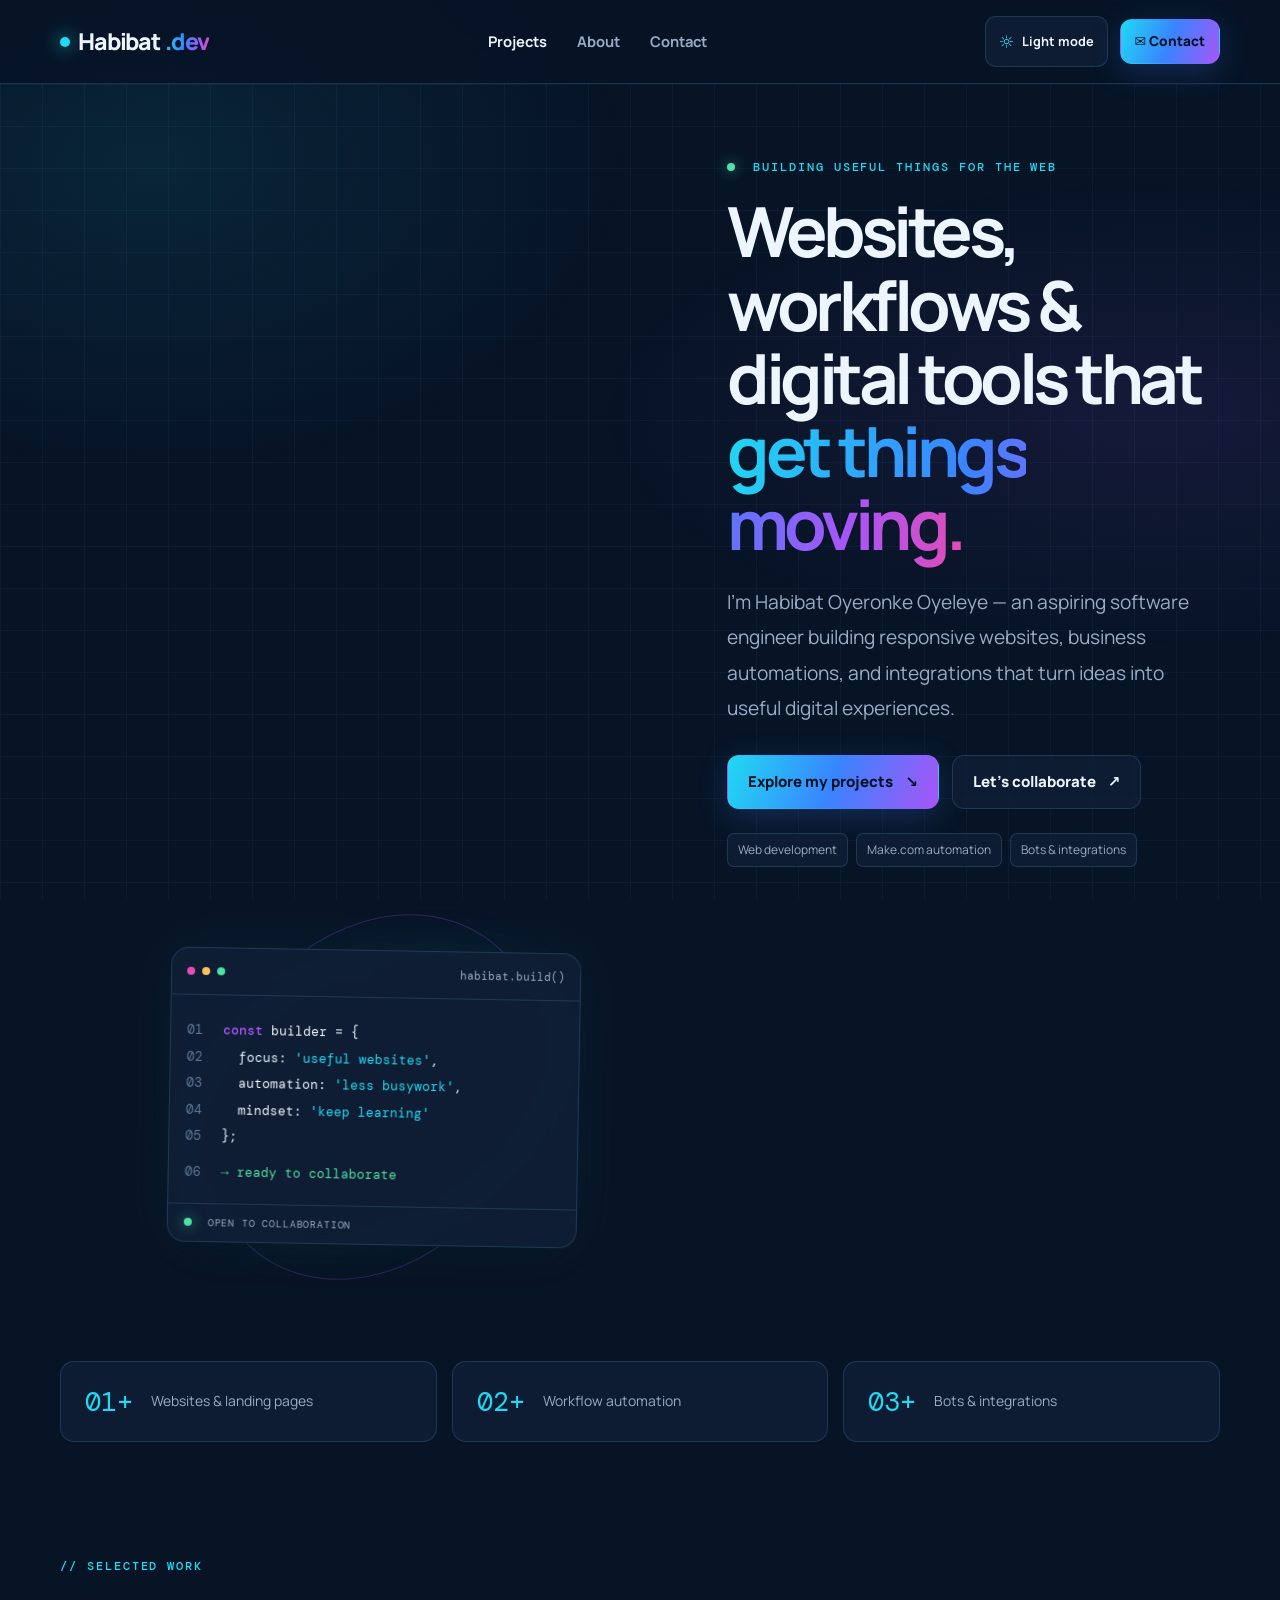
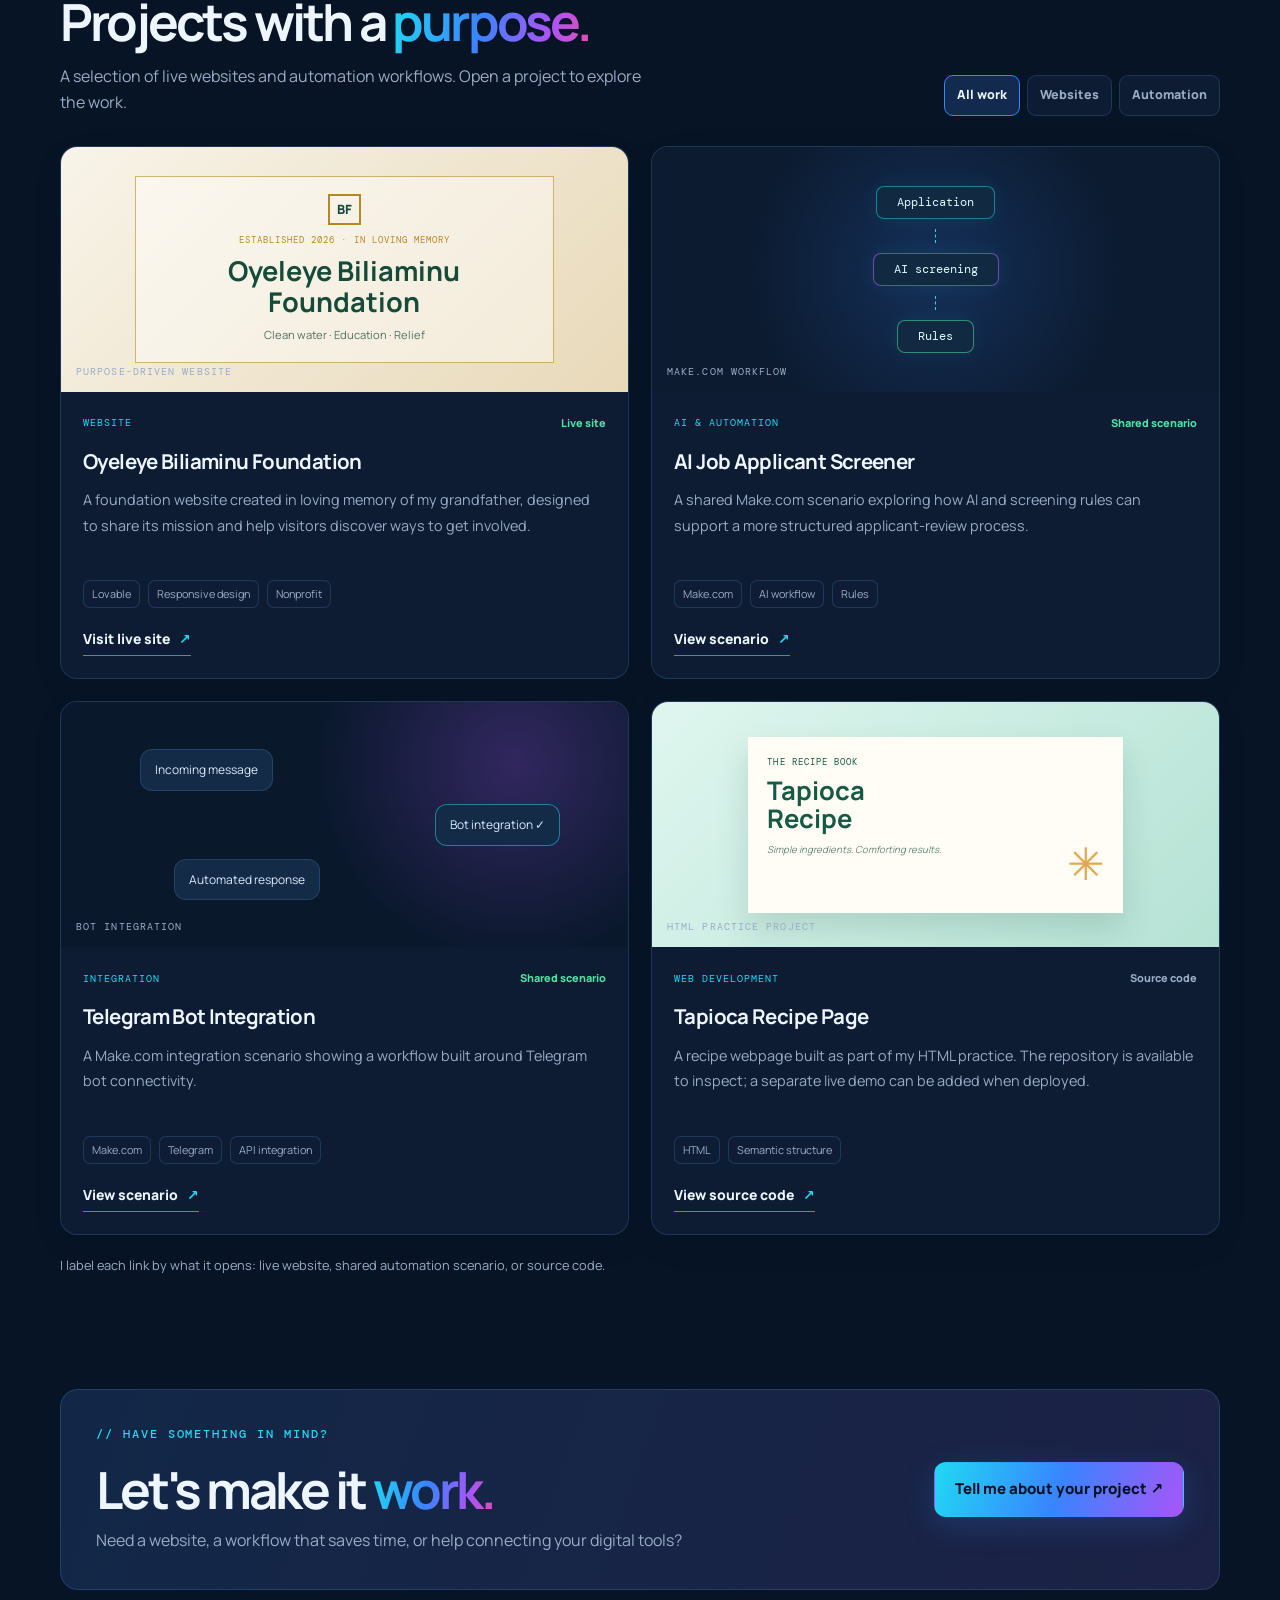
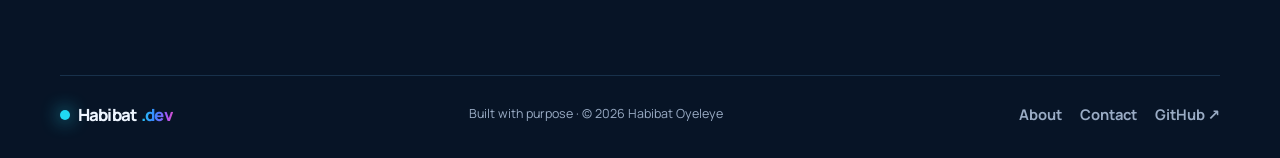
<file: index.html>
<!doctype html>
<html lang="en" data-theme="dark">
<head>
  <meta charset="utf-8">
  <meta name="viewport" content="width=device-width, initial-scale=1">
  <meta name="description" content="Habibat Oyeronke Oyeleye builds websites, workflow automations, and practical digital integrations. Explore live projects and get in touch to collaborate.">
  <meta name="theme-color" content="#071426">
  <title>Habibat Oyeleye | Websites & Automation</title>
  <link rel="stylesheet" href="style.css">
  <script src="script.js" defer></script>
</head>
<body>
  <header class="site-header">
    <a class="brand" href="index.html" aria-label="Habibat Oyeleye home"><span class="brand-dot"></span>Habibat<span class="gradient-text">.dev</span></a>
    <nav class="main-nav" id="mainNav" aria-label="Main navigation">
      <a class="active" href="index.html">Projects</a>
      <a href="about.html">About</a>
      <a href="contact.html">Contact</a>
    </nav>
    <div class="header-actions">
      <button class="theme-toggle" type="button" data-theme-toggle aria-label="Switch color theme"><span class="theme-icon">☼</span><span class="theme-label">Light mode</span></button>
      <a class="button button-small button-primary header-contact" href="contact.html">✉ Contact</a>
      <button class="menu-toggle" type="button" aria-label="Toggle navigation" aria-expanded="false" aria-controls="mainNav">☰</button>
    </div>
  </header>

  <main>
    <section class="hero section-wrap">
      <div class="hero-grid" aria-hidden="true"></div>
      <div class="hero-copy">
        <p class="eyebrow"><span class="status-dot"></span> Building useful things for the web</p>
        <h1>Websites, workflows &amp; digital tools that <span class="gradient-text">get things moving.</span></h1>
        <p class="hero-lede">I'm Habibat Oyeronke Oyeleye — an aspiring software engineer building responsive websites, business automations, and integrations that turn ideas into useful digital experiences.</p>
        <div class="hero-actions">
          <a class="button button-primary" href="#projects">Explore my projects <span aria-hidden="true">↘</span></a>
          <a class="button button-outline" href="contact.html">Let's collaborate <span aria-hidden="true">↗</span></a>
        </div>
        <div class="hero-tags"><span>Web development</span><span>Make.com automation</span><span>Bots &amp; integrations</span></div>
      </div>
      <div class="hero-side" aria-label="Areas of work">
        <div class="orbit orbit-one"></div><div class="orbit orbit-two"></div>
        <div class="code-window">
          <div class="window-bar"><span></span><span></span><span></span><small>habibat.build()</small></div>
          <div class="code-lines">
            <p><i>01</i> <b>const</b> builder = {</p>
            <p><i>02</i> &nbsp; focus: <em>'useful websites'</em>,</p>
            <p><i>03</i> &nbsp; automation: <em>'less busywork'</em>,</p>
            <p><i>04</i> &nbsp; mindset: <em>'keep learning'</em></p>
            <p><i>05</i> };</p>
            <p class="code-success"><i>06</i> <span>→ ready to collaborate</span></p>
          </div>
          <div class="window-footer"><span class="status-dot"></span> OPEN TO COLLABORATION</div>
        </div>
      </div>
    </section>

    <section class="stats section-wrap" aria-label="What I build">
      <div class="stat-card"><strong>01+</strong><span>Websites &amp; landing pages</span></div>
      <div class="stat-card"><strong>02+</strong><span>Workflow automation</span></div>
      <div class="stat-card"><strong>03+</strong><span>Bots &amp; integrations</span></div>
    </section>

    <section class="section-wrap projects-section" id="projects">
      <div class="section-heading">
        <div><p class="eyebrow">// Selected work</p><h2>Projects with a <span class="gradient-text">purpose.</span></h2><p class="section-intro">A selection of live websites and automation workflows. Open a project to explore the work.</p></div>
        <div class="filters" role="group" aria-label="Filter projects">
          <button class="filter active" type="button" data-filter="all">All work</button>
          <button class="filter" type="button" data-filter="web">Websites</button>
          <button class="filter" type="button" data-filter="automation">Automation</button>
        </div>
      </div>

      <div class="project-grid">
        <article class="project-card featured" data-category="web">
          <a class="project-visual foundation-visual" href="https://heart-for-grandpa.lovable.app" target="_blank" rel="noopener noreferrer" aria-label="Open Oyeleye Biliaminu Foundation website">
            <div class="foundation-preview"><div class="foundation-mark">BF</div><small>ESTABLISHED 2026 · IN LOVING MEMORY</small><b>Oyeleye Biliaminu<br>Foundation</b><span>Clean water · Education · Relief</span></div><span class="visual-label">PURPOSE-DRIVEN WEBSITE</span>
          </a>
          <div class="project-content"><div class="card-meta"><span class="tag">WEBSITE</span><span class="live-status">Live site</span></div><h3>Oyeleye Biliaminu Foundation</h3><p>A foundation website created in loving memory of my grandfather, designed to share its mission and help visitors discover ways to get involved.</p><div class="tech-list"><span>Lovable</span><span>Responsive design</span><span>Nonprofit</span></div><a class="project-link" href="https://heart-for-grandpa.lovable.app" target="_blank" rel="noopener noreferrer">Visit live site <span>↗</span></a></div>
        </article>

        <article class="project-card" data-category="automation">
          <div class="project-visual automation-visual"><div class="workflow-node node-a">Application</div><div class="workflow-line"></div><div class="workflow-node node-b">AI screening</div><div class="workflow-line"></div><div class="workflow-node node-c">Rules</div><span class="visual-label">MAKE.COM WORKFLOW</span></div>
          <div class="project-content"><div class="card-meta"><span class="tag">AI &amp; AUTOMATION</span><span class="live-status">Shared scenario</span></div><h3>AI Job Applicant Screener</h3><p>A shared Make.com scenario exploring how AI and screening rules can support a more structured applicant-review process.</p><div class="tech-list"><span>Make.com</span><span>AI workflow</span><span>Rules</span></div><a class="project-link" href="https://us2.make.com/public/shared-scenario/t2sUI0pkeGk/job-applicant-screener-rules-ai" target="_blank" rel="noopener noreferrer">View scenario <span>↗</span></a></div>
        </article>

        <article class="project-card" data-category="automation">
          <div class="project-visual telegram-visual"><div class="chat-bubble bubble-one">Incoming message</div><div class="chat-bubble bubble-two">Bot integration ✓</div><div class="chat-bubble bubble-three">Automated response</div><span class="visual-label">BOT INTEGRATION</span></div>
          <div class="project-content"><div class="card-meta"><span class="tag">INTEGRATION</span><span class="live-status">Shared scenario</span></div><h3>Telegram Bot Integration</h3><p>A Make.com integration scenario showing a workflow built around Telegram bot connectivity.</p><div class="tech-list"><span>Make.com</span><span>Telegram</span><span>API integration</span></div><a class="project-link" href="https://us2.make.com/public/shared-scenario/3IBQCVwAaaL/integration-telegram-bot" target="_blank" rel="noopener noreferrer">View scenario <span>↗</span></a></div>
        </article>

        <article class="project-card" data-category="web">
          <a class="project-visual recipe-visual" href="https://github.com/Oyinronke/tapioca-recipe" target="_blank" rel="noopener noreferrer" aria-label="View tapioca recipe project source code">
            <div class="recipe-sheet"><span>THE RECIPE BOOK</span><b>Tapioca<br>Recipe</b><i>Simple ingredients. Comforting results.</i><div class="recipe-art">✳</div></div><span class="visual-label">HTML PRACTICE PROJECT</span>
          </a>
          <div class="project-content"><div class="card-meta"><span class="tag">WEB DEVELOPMENT</span><span class="live-status status-source">Source code</span></div><h3>Tapioca Recipe Page</h3><p>A recipe webpage built as part of my HTML practice. The repository is available to inspect; a separate live demo can be added when deployed.</p><div class="tech-list"><span>HTML</span><span>Semantic structure</span></div><a class="project-link" href="https://github.com/Oyinronke/tapioca-recipe" target="_blank" rel="noopener noreferrer">View source code <span>↗</span></a></div>
        </article>
      </div>
      <p class="portfolio-note">I label each link by what it opens: live website, shared automation scenario, or source code.</p>
    </section>

    <section class="cta-band section-wrap">
      <div><p class="eyebrow">// Have something in mind?</p><h2>Let's make it <span class="gradient-text">work.</span></h2><p>Need a website, a workflow that saves time, or help connecting your digital tools?</p></div>
      <a class="button button-primary" href="contact.html">Tell me about your project ↗</a>
    </section>
  </main>
  <footer class="site-footer section-wrap"><a class="brand" href="index.html"><span class="brand-dot"></span>Habibat<span class="gradient-text">.dev</span></a><span>Built with purpose · © <span data-year></span> Habibat Oyeleye</span><div><a href="about.html">About</a><a href="contact.html">Contact</a><a href="https://github.com/Oyinronke" target="_blank" rel="noopener noreferrer">GitHub ↗</a></div></footer>
</body>
</html>
</file>
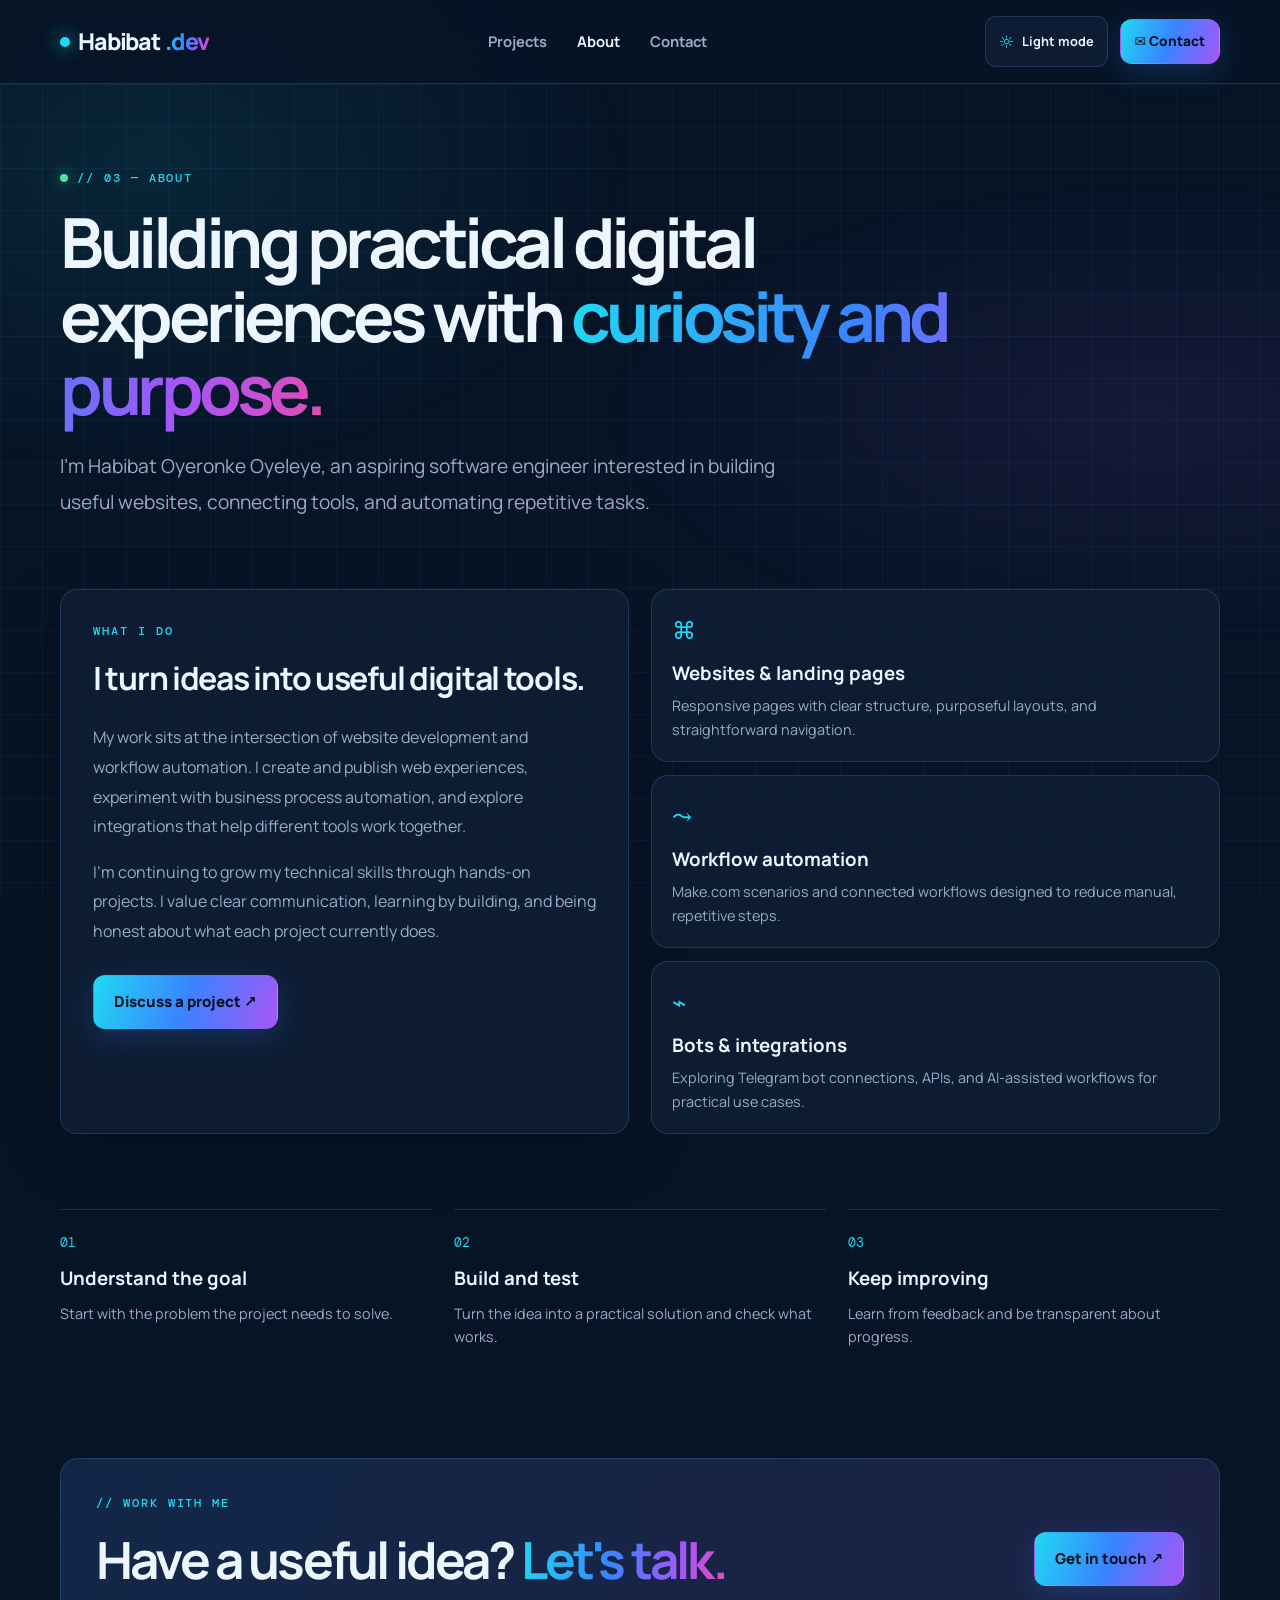
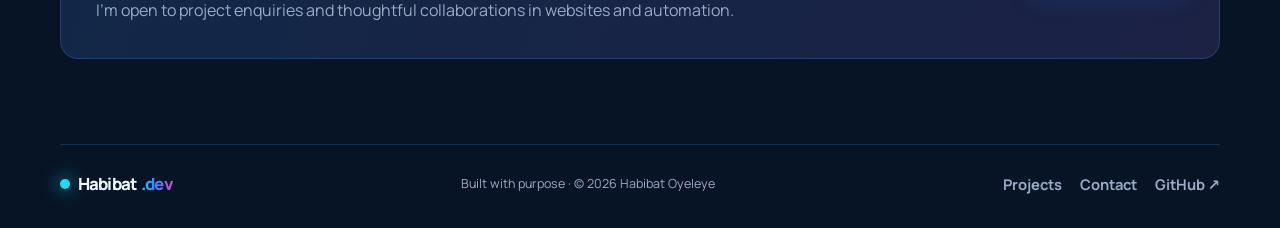
<file: about.html>
<!doctype html>
<html lang="en" data-theme="dark">
<head>
  <meta charset="utf-8"><meta name="viewport" content="width=device-width, initial-scale=1">
  <meta name="description" content="Learn about Habibat Oyeronke Oyeleye and her work in website development, workflow automation, and digital integrations.">
  <meta name="theme-color" content="#071426"><title>About | Habibat Oyeleye</title>
  <link rel="stylesheet" href="style.css"><script src="script.js" defer></script>
</head>
<body>
<header class="site-header"><a class="brand" href="index.html"><span class="brand-dot"></span>Habibat<span class="gradient-text">.dev</span></a><nav class="main-nav" id="mainNav" aria-label="Main navigation"><a href="index.html">Projects</a><a class="active" href="about.html">About</a><a href="contact.html">Contact</a></nav><div class="header-actions"><button class="theme-toggle" type="button" data-theme-toggle aria-label="Switch color theme"><span class="theme-icon">☼</span><span class="theme-label">Light mode</span></button><a class="button button-small button-primary header-contact" href="contact.html">✉ Contact</a><button class="menu-toggle" type="button" aria-label="Toggle navigation" aria-expanded="false" aria-controls="mainNav">☰</button></div></header>
<main>
  <section class="page-hero section-wrap"><p class="eyebrow"><span class="status-dot"></span>// 03 — About</p><h1>Building practical digital experiences with <span class="gradient-text">curiosity and purpose.</span></h1><p class="hero-lede">I'm Habibat Oyeronke Oyeleye, an aspiring software engineer interested in building useful websites, connecting tools, and automating repetitive tasks.</p></section>
  <section class="section-wrap about-layout">
    <div class="about-main panel"><p class="eyebrow">What I do</p><h2>I turn ideas into useful digital tools.</h2><p>My work sits at the intersection of website development and workflow automation. I create and publish web experiences, experiment with business process automation, and explore integrations that help different tools work together.</p><p>I'm continuing to grow my technical skills through hands-on projects. I value clear communication, learning by building, and being honest about what each project currently does.</p><a class="button button-primary" href="contact.html">Discuss a project ↗</a></div>
    <div class="about-services">
      <article class="service-card"><span class="service-icon">⌘</span><h3>Websites &amp; landing pages</h3><p>Responsive pages with clear structure, purposeful layouts, and straightforward navigation.</p></article>
      <article class="service-card"><span class="service-icon">⤳</span><h3>Workflow automation</h3><p>Make.com scenarios and connected workflows designed to reduce manual, repetitive steps.</p></article>
      <article class="service-card"><span class="service-icon">⌁</span><h3>Bots &amp; integrations</h3><p>Exploring Telegram bot connections, APIs, and AI-assisted workflows for practical use cases.</p></article>
    </div>
  </section>
  <section class="section-wrap values-row"><div><span class="value-number">01</span><h3>Understand the goal</h3><p>Start with the problem the project needs to solve.</p></div><div><span class="value-number">02</span><h3>Build and test</h3><p>Turn the idea into a practical solution and check what works.</p></div><div><span class="value-number">03</span><h3>Keep improving</h3><p>Learn from feedback and be transparent about progress.</p></div></section>
  <section class="section-wrap cta-band"><div><p class="eyebrow">// Work with me</p><h2>Have a useful idea? <span class="gradient-text">Let's talk.</span></h2><p>I'm open to project enquiries and thoughtful collaborations in websites and automation.</p></div><a class="button button-primary" href="contact.html">Get in touch ↗</a></section>
</main>
<footer class="site-footer section-wrap"><a class="brand" href="index.html"><span class="brand-dot"></span>Habibat<span class="gradient-text">.dev</span></a><span>Built with purpose · © <span data-year></span> Habibat Oyeleye</span><div><a href="index.html">Projects</a><a href="contact.html">Contact</a><a href="https://github.com/Oyinronke" target="_blank" rel="noopener noreferrer">GitHub ↗</a></div></footer>
</body></html>
</file>
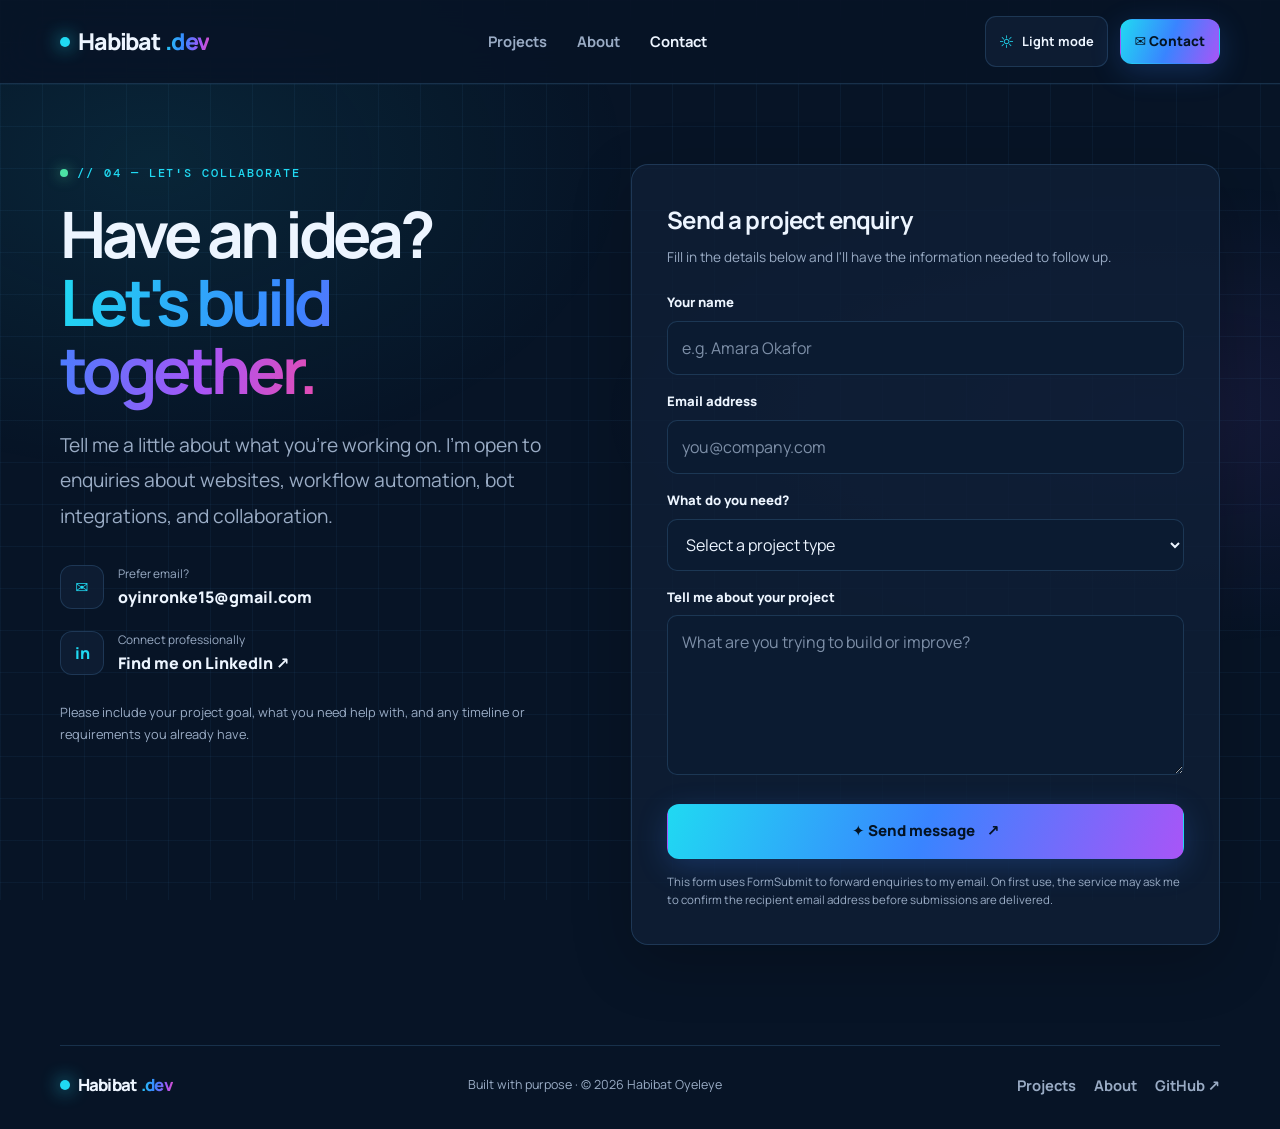
<file: contact.html>
<!doctype html>
<html lang="en" data-theme="dark">
<head>
  <meta charset="utf-8"><meta name="viewport" content="width=device-width, initial-scale=1">
  <meta name="description" content="Contact Habibat Oyeronke Oyeleye about websites, workflow automation, integrations, and collaboration.">
  <meta name="theme-color" content="#071426"><title>Contact | Habibat Oyeleye</title>
  <link rel="stylesheet" href="style.css"><script src="script.js" defer></script>
</head>
<body>
<header class="site-header"><a class="brand" href="index.html"><span class="brand-dot"></span>Habibat<span class="gradient-text">.dev</span></a><nav class="main-nav" id="mainNav" aria-label="Main navigation"><a href="index.html">Projects</a><a href="about.html">About</a><a class="active" href="contact.html">Contact</a></nav><div class="header-actions"><button class="theme-toggle" type="button" data-theme-toggle aria-label="Switch color theme"><span class="theme-icon">☼</span><span class="theme-label">Light mode</span></button><a class="button button-small button-primary header-contact" href="contact.html">✉ Contact</a><button class="menu-toggle" type="button" aria-label="Toggle navigation" aria-expanded="false" aria-controls="mainNav">☰</button></div></header>
<main>
  <section class="contact-layout section-wrap">
    <div class="contact-intro"><p class="eyebrow"><span class="status-dot"></span>// 04 — Let's collaborate</p><h1>Have an idea? <span class="gradient-text">Let's build together.</span></h1><p class="hero-lede">Tell me a little about what you're working on. I'm open to enquiries about websites, workflow automation, bot integrations, and collaboration.</p><div class="contact-direct"><span class="contact-icon">✉</span><div><small>Prefer email?</small><a href="mailto:oyinronke15@gmail.com">oyinronke15@gmail.com</a></div></div><div class="contact-direct"><span class="contact-icon">in</span><div><small>Connect professionally</small><a href="https://www.linkedin.com/in/oyeleye-habibat-oyeronke-9113a534a/" target="_blank" rel="noopener noreferrer">Find me on LinkedIn ↗</a></div></div><p class="contact-note">Please include your project goal, what you need help with, and any timeline or requirements you already have.</p></div>
    <form class="contact-form panel" action="https://formsubmit.co/oyinronke15@gmail.com" method="POST">
      <input type="hidden" name="_subject" value="New project enquiry from Habibat's portfolio">
      <input type="hidden" name="_template" value="table">
      <input type="hidden" name="_captcha" value="true">
      <input type="hidden" name="_next" value="">
      <h2>Send a project enquiry</h2><p class="form-intro">Fill in the details below and I'll have the information needed to follow up.</p>
      <label for="name">Your name</label><input id="name" name="name" type="text" placeholder="e.g. Amara Okafor" autocomplete="name" required>
      <label for="email">Email address</label><input id="email" name="email" type="email" placeholder="you@company.com" autocomplete="email" required>
      <label for="service">What do you need?</label><select id="service" name="project_type" required><option value="" disabled selected>Select a project type</option><option>Website or landing page</option><option>Workflow automation</option><option>Bot or API integration</option><option>Collaboration / other</option></select>
      <label for="message">Tell me about your project</label><textarea id="message" name="message" rows="5" placeholder="What are you trying to build or improve?" required></textarea>
      <button class="button button-primary submit-button" type="submit">✦ Send message <span>↗</span></button>
      <p class="form-footnote">This form uses FormSubmit to forward enquiries to my email. On first use, the service may ask me to confirm the recipient email address before submissions are delivered.</p>
    </form>
  </section>
</main>
<footer class="site-footer section-wrap"><a class="brand" href="index.html"><span class="brand-dot"></span>Habibat<span class="gradient-text">.dev</span></a><span>Built with purpose · © <span data-year></span> Habibat Oyeleye</span><div><a href="index.html">Projects</a><a href="about.html">About</a><a href="https://github.com/Oyinronke" target="_blank" rel="noopener noreferrer">GitHub ↗</a></div></footer>
</body></html>
</file>
<file: style.css>
@import url('https://fonts.googleapis.com/css2?family=DM+Mono:wght@400;500&family=Manrope:wght@400;500;600;700;800&display=swap');

:root {
  color-scheme: dark;
  --bg: #071426;
  --bg-soft: #0b1b31;
  --surface: rgba(15, 31, 54, .82);
  --surface-solid: #0f1f36;
  --surface-hover: #142944;
  --text: #edf5ff;
  --muted: #9aacc5;
  --line: rgba(94, 166, 222, .2);
  --blue: #3984ff;
  --cyan: #20d9f2;
  --violet: #a855f7;
  --pink: #e34cb4;
  --shadow: 0 18px 60px rgba(0, 0, 0, .22);
  --grid: rgba(69, 142, 204, .07);
}
html[data-theme="light"] {
  color-scheme: light;
  --bg: #f5f8ff;
  --bg-soft: #eaf1ff;
  --surface: rgba(255, 255, 255, .92);
  --surface-solid: #ffffff;
  --surface-hover: #edf4ff;
  --text: #10213b;
  --muted: #52647e;
  --line: rgba(48, 105, 190, .2);
  --blue: #2368f5;
  --cyan: #079bb8;
  --violet: #8150e8;
  --pink: #c83b9b;
  --shadow: 0 18px 60px rgba(25, 64, 120, .09);
  --grid: rgba(39, 105, 192, .07);
}
* { box-sizing: border-box; }
html { scroll-behavior: smooth; }
body { margin: 0; background: var(--bg); color: var(--text); font-family: Manrope, system-ui, sans-serif; line-height: 1.65; transition: background .25s, color .25s; }
body::before { content: ""; position: fixed; inset: 0; pointer-events: none; z-index: -1; background: radial-gradient(ellipse at 12% 18%, rgba(32,217,242,.09), transparent 30%), radial-gradient(ellipse at 90% 46%, rgba(168,85,247,.09), transparent 34%), linear-gradient(var(--grid) 1px, transparent 1px), linear-gradient(90deg, var(--grid) 1px, transparent 1px); background-size: auto, auto, 42px 42px, 42px 42px; }
a { color: inherit; }
button, input, textarea, select { font: inherit; }
button, a { -webkit-tap-highlight-color: transparent; }
.section-wrap { width: min(1160px, calc(100% - 48px)); margin-inline: auto; }
.site-header { min-height: 82px; padding: 16px max(24px, calc((100vw - 1160px) / 2)); display: flex; align-items: center; justify-content: space-between; gap: 26px; position: sticky; top: 0; z-index: 50; border-bottom: 1px solid var(--line); background: color-mix(in srgb, var(--bg) 88%, transparent); backdrop-filter: blur(18px); }
.brand { display: inline-flex; align-items: center; gap: 5px; text-decoration: none; font-weight: 800; font-size: 1.45rem; letter-spacing: -.05em; white-space: nowrap; }
.brand-dot { width: 10px; height: 10px; border-radius: 50%; background: var(--cyan); box-shadow: 0 0 18px var(--cyan); margin-right: 3px; }
.gradient-text { color: var(--blue); background: linear-gradient(100deg, var(--cyan), var(--blue) 45%, var(--violet) 78%, var(--pink)); -webkit-background-clip: text; background-clip: text; -webkit-text-fill-color: transparent; }
.main-nav { display: flex; align-items: center; gap: 30px; }
.main-nav a, .site-footer div a { text-decoration: none; color: var(--muted); font-size: .92rem; font-weight: 700; transition: color .2s; }
.main-nav a:hover, .main-nav a.active, .site-footer div a:hover { color: var(--text); }
.header-actions { display: flex; align-items: center; gap: 12px; }
.theme-toggle { display: inline-flex; align-items: center; gap: 7px; padding: 10px 13px; border: 1px solid var(--line); border-radius: 11px; color: var(--text); background: var(--surface); cursor: pointer; font-weight: 700; font-size: .8rem; white-space: nowrap; }
.theme-icon { color: var(--cyan); font-size: 1.1rem; }
.menu-toggle { display: none; background: transparent; border: 0; color: var(--text); font-size: 1.6rem; cursor: pointer; }
.button { display: inline-flex; align-items: center; justify-content: center; gap: 12px; border-radius: 12px; padding: 14px 20px; min-height: 50px; font-weight: 800; font-size: .94rem; text-decoration: none; border: 1px solid transparent; transition: transform .2s, box-shadow .2s, background .2s; cursor: pointer; }
.button:hover { transform: translateY(-2px); }
.button-primary { color: #041323; background: linear-gradient(110deg, var(--cyan), var(--blue) 50%, var(--violet)); box-shadow: 0 8px 30px rgba(57,132,255,.22); }
.button-outline { color: var(--text); background: var(--surface); border-color: var(--line); }
.button-small { min-height: 42px; padding: 10px 14px; font-size: .85rem; }
.hero { min-height: 600px; display: grid; grid-template-columns: 1.12fr .88fr; align-items: center; gap: 40px; padding-top: 74px; padding-bottom: 74px; position: relative; }
.hero-copy { position: relative; z-index: 2; }
.eyebrow { font: 500 .76rem/1.5 "DM Mono", monospace; text-transform: uppercase; letter-spacing: .16em; color: var(--cyan); margin: 0 0 18px; }
.status-dot { display: inline-block; width: 8px; height: 8px; border-radius: 50%; background: #4ce3a5; box-shadow: 0 0 14px rgba(76,227,165,.7); margin-right: 9px; }
h1, h2, h3, p { margin-top: 0; }
.hero h1, .page-hero h1, .contact-intro h1 { font-size: clamp(2.7rem, 5.4vw, 5.2rem); letter-spacing: -.065em; line-height: 1.06; margin: 0 0 24px; max-width: 760px; }
.hero-lede { max-width: 690px; color: var(--muted); font-size: clamp(1rem, 1.7vw, 1.2rem); line-height: 1.85; }
.hero-actions { display: flex; gap: 13px; flex-wrap: wrap; margin: 28px 0 24px; }
.hero-tags, .tech-list { display: flex; gap: 8px; flex-wrap: wrap; }
.hero-tags span, .tech-list span { border: 1px solid var(--line); background: var(--surface); color: var(--muted); padding: 6px 10px; border-radius: 7px; font-size: .75rem; }
.hero-side { min-height: 380px; display: grid; place-items: center; position: relative; }
.orbit { position: absolute; border: 1px solid var(--line); border-radius: 50%; transform: rotate(-28deg); }
.orbit-one { width: 390px; height: 250px; box-shadow: 0 0 55px rgba(32,217,242,.08); }
.orbit-two { width: 310px; height: 390px; transform: rotate(35deg); border-color: rgba(168,85,247,.25); }
.code-window { width: min(100%, 410px); position: relative; z-index: 1; border: 1px solid var(--line); border-radius: 18px; background: var(--surface); backdrop-filter: blur(14px); box-shadow: var(--shadow), 0 0 60px rgba(32,217,242,.07); overflow: hidden; transform: rotate(1deg); }
.window-bar { height: 47px; display: flex; align-items: center; gap: 7px; padding: 0 15px; border-bottom: 1px solid var(--line); }
.window-bar > span { width: 8px; height: 8px; background: var(--pink); border-radius: 50%; }.window-bar > span:nth-child(2) { background: #f6c45d; }.window-bar > span:nth-child(3) { background: #4ce3a5; }
.window-bar small { margin-left: auto; font: .68rem "DM Mono", monospace; color: var(--muted); }
.code-lines { padding: 22px 16px 18px; font: .83rem/2 "DM Mono", monospace; }
.code-lines p { margin: 0; white-space: nowrap; }.code-lines i { color: #5e789a; font-style: normal; margin-right: 12px; }.code-lines b { color: var(--violet); font-weight: 500; }.code-lines em { color: var(--cyan); font-style: normal; }.code-success { color: #4ce3a5; padding-top: 9px !important; }
.window-footer { padding: 12px 16px; border-top: 1px solid var(--line); color: var(--muted); font: .65rem "DM Mono", monospace; letter-spacing: .08em; }
.stats { display: grid; grid-template-columns: repeat(3, 1fr); gap: 15px; margin-bottom: 115px; }
.stat-card { padding: 22px 24px; border: 1px solid var(--line); border-radius: 14px; background: var(--surface); display: flex; align-items: center; gap: 18px; }
.stat-card strong { font: 1.7rem "DM Mono", monospace; color: var(--cyan); }.stat-card span { color: var(--muted); font-size: .87rem; }
.projects-section { padding-bottom: 100px; }
.section-heading { display: flex; justify-content: space-between; align-items: end; gap: 24px; margin-bottom: 30px; }
.section-heading h2, .cta-band h2 { font-size: clamp(2rem, 4vw, 3.5rem); line-height: 1.1; letter-spacing: -.055em; margin-bottom: 13px; }
.section-intro { color: var(--muted); margin-bottom: 0; max-width: 590px; }
.filters { display: flex; flex-wrap: wrap; gap: 7px; }
.filter { cursor: pointer; border: 1px solid var(--line); color: var(--muted); background: var(--surface); border-radius: 9px; padding: 9px 12px; font-size: .78rem; font-weight: 800; }.filter.active { color: var(--text); border-color: var(--blue); background: color-mix(in srgb, var(--blue) 13%, var(--surface)); }
.project-grid { display: grid; grid-template-columns: repeat(2, minmax(0, 1fr)); gap: 22px; }
.project-card { min-width: 0; border: 1px solid var(--line); border-radius: 17px; overflow: hidden; background: var(--surface); box-shadow: 0 10px 40px rgba(0,0,0,.04); transition: transform .22s, border-color .22s; }.project-card:hover { transform: translateY(-4px); border-color: color-mix(in srgb, var(--cyan) 48%, var(--line)); }.project-card[hidden] { display: none; }
.project-visual { min-height: 245px; position: relative; overflow: hidden; display: flex; align-items: center; justify-content: center; text-decoration: none; }
.visual-label { position: absolute; left: 15px; bottom: 14px; color: var(--muted); font: .62rem "DM Mono", monospace; letter-spacing: .11em; }
.foundation-visual { background: linear-gradient(135deg, #f8f4e9, #e8d9b9); color: #174b39; }.foundation-preview { width: 74%; min-height: 175px; padding: 17px; display: flex; align-items: center; justify-content: center; flex-direction: column; gap: 9px; text-align: center; border: 1px solid rgba(184,135,37,.6); background: rgba(255,255,255,.42); }.foundation-mark { border: 2px solid #b88725; padding: 3px 7px; font-weight: 800; font-size: .8rem; }.foundation-preview small { color: #b88725; font: .55rem "DM Mono", monospace; letter-spacing: .12em; }.foundation-preview b { font-size: clamp(1.1rem, 2.5vw, 1.7rem); line-height: 1.15; }.foundation-preview span { font-size: .7rem; color: #537166; }
.automation-visual { background: radial-gradient(circle at 50% 50%, rgba(57,132,255,.2), transparent 60%), #0c1b30; flex-direction: column; gap: 10px; }.workflow-node { border: 1px solid rgba(32,217,242,.5); background: #122942; color: #dff8ff; border-radius: 8px; padding: 8px 20px; font: .72rem "DM Mono", monospace; box-shadow: 0 0 20px rgba(32,217,242,.08); }.node-b { border-color: rgba(168,85,247,.65); }.node-c { border-color: rgba(76,227,165,.55); }.workflow-line { height: 14px; border-left: 1px dashed var(--cyan); }
.telegram-visual { background: radial-gradient(circle at 80% 25%, rgba(168,85,247,.25), transparent 40%), #0a182c; flex-direction: column; gap: 13px; }.chat-bubble { padding: 10px 14px; border-radius: 12px; background: #142b47; color: #d9e9ff; font-size: .75rem; border: 1px solid var(--line); }.bubble-one { align-self: flex-start; margin-left: 14%; }.bubble-two { align-self: flex-end; margin-right: 12%; border-color: rgba(32,217,242,.5); }.bubble-three { align-self: flex-start; margin-left: 20%; }
.portfolio-visual { background: linear-gradient(135deg, #0d2341, #263b78); }.mini-browser { width: 70%; height: 174px; border: 1px solid rgba(255,255,255,.22); border-radius: 9px; overflow: hidden; background: #f3f7ff; color: #14213d; box-shadow: 0 16px 38px rgba(0,0,0,.2); }.mini-browser-top { height: 18px; display: flex; align-items: center; gap: 4px; padding-left: 8px; background: #dbe7fa; }.mini-browser-top span { width: 5px; height: 5px; background: #8aa2c3; border-radius: 50%; }.mini-browser-body { padding: 20px; display: flex; flex-direction: column; align-items: flex-start; gap: 10px; }.mini-browser-body b { font-size: 1.2rem; }.mini-browser-body i { font-size: .65rem; color: #63748c; font-style: normal; }.mini-browser-body span { width: 92%; height: 5px; border-radius: 4px; background: #cfddf1; }.mini-browser-body .short-line { width: 55%; }
.recipe-visual { background: linear-gradient(135deg, #dff6ef, #b5e2d4); color: #155844; }.recipe-sheet { position: relative; background: #fffdf5; width: 66%; min-height: 176px; padding: 19px; box-shadow: 0 16px 30px rgba(12,66,46,.15); display: flex; flex-direction: column; }.recipe-sheet > span { font: .55rem "DM Mono", monospace; letter-spacing: .12em; }.recipe-sheet b { font-size: 1.6rem; line-height: 1.1; margin-top: 9px; }.recipe-sheet i { font-size: .6rem; margin-top: 9px; color: #638779; }.recipe-art { position: absolute; right: 18px; bottom: 13px; font-size: 2.8rem; color: #e4a54d; }
.project-content { padding: 22px; }.card-meta { display: flex; align-items: center; justify-content: space-between; gap: 8px; margin-bottom: 13px; }.tag { font: .62rem "DM Mono", monospace; color: var(--cyan); letter-spacing: .1em; }.live-status { color: #4ce3a5; font-size: .68rem; font-weight: 800; }.status-source { color: var(--muted); }.project-content h3 { font-size: 1.28rem; letter-spacing: -.03em; margin-bottom: 9px; }.project-content p { color: var(--muted); font-size: .9rem; line-height: 1.75; min-height: 76px; }.tech-list { margin: 17px 0; }.tech-list span { font-size: .68rem; padding: 4px 8px; }.project-link { display: inline-flex; gap: 9px; align-items: center; text-decoration: none; font-size: .87rem; font-weight: 800; color: var(--text); border-bottom: 1px solid var(--blue); padding-bottom: 4px; }.project-link span { color: var(--cyan); }.portfolio-note { color: var(--muted); font-size: .8rem; margin-top: 20px; }
.cta-band { display: flex; align-items: center; justify-content: space-between; gap: 30px; padding: 35px; margin-bottom: 85px; border: 1px solid var(--line); border-radius: 18px; background: linear-gradient(110deg, color-mix(in srgb, var(--blue) 10%, var(--surface)), color-mix(in srgb, var(--violet) 9%, var(--surface))); }.cta-band h2 { margin-bottom: 10px; }.cta-band p:not(.eyebrow) { color: var(--muted); margin-bottom: 0; max-width: 650px; }
.site-footer { display: flex; align-items: center; justify-content: space-between; flex-wrap: wrap; gap: 20px; padding-top: 25px; padding-bottom: 30px; border-top: 1px solid var(--line); color: var(--muted); font-size: .78rem; }.site-footer .brand { color: var(--text); font-size: 1.05rem; }.site-footer div { display: flex; gap: 18px; }
.page-hero { padding-top: 85px; padding-bottom: 50px; }.page-hero h1 { max-width: 950px; }.page-hero .hero-lede { max-width: 740px; }
.about-layout { display: grid; grid-template-columns: 1fr 1fr; gap: 22px; padding-bottom: 75px; }.panel, .service-card { background: var(--surface); border: 1px solid var(--line); border-radius: 17px; box-shadow: var(--shadow); }.about-main { padding: 32px; }.about-main h2 { font-size: 2rem; line-height: 1.2; letter-spacing: -.04em; }.about-main p:not(.eyebrow) { color: var(--muted); line-height: 1.85; }.about-main .button { margin-top: 12px; }.about-services { display: grid; gap: 13px; }.service-card { padding: 20px; box-shadow: none; }.service-icon { color: var(--cyan); font-size: 1.5rem; }.service-card h3 { margin: 8px 0 5px; }.service-card p { color: var(--muted); margin-bottom: 0; font-size: .9rem; }.values-row { display: grid; grid-template-columns: repeat(3, 1fr); gap: 22px; padding-bottom: 95px; }.values-row > div { border-top: 1px solid var(--line); padding-top: 18px; }.value-number { color: var(--cyan); font: .8rem "DM Mono", monospace; }.values-row h3 { margin: 8px 0; }.values-row p { color: var(--muted); font-size: .9rem; }
.contact-layout { display: grid; grid-template-columns: .9fr 1.1fr; gap: clamp(35px, 7vw, 90px); padding-top: 80px; padding-bottom: 100px; align-items: start; }.contact-intro h1 { font-size: clamp(2.8rem, 5vw, 4.4rem); }.contact-intro .hero-lede { margin-bottom: 30px; }.contact-direct { display: flex; align-items: center; gap: 14px; margin: 20px 0; }.contact-icon { width: 44px; height: 44px; display: grid; place-items: center; flex: 0 0 44px; border: 1px solid var(--line); border-radius: 12px; color: var(--cyan); background: var(--surface); font-weight: 800; }.contact-direct small { display: block; color: var(--muted); font-size: .74rem; }.contact-direct a { font-weight: 800; text-decoration: none; overflow-wrap: anywhere; }.contact-direct a:hover { color: var(--cyan); }.contact-note { color: var(--muted); font-size: .8rem; line-height: 1.7; margin-top: 26px; }.contact-form { padding: clamp(22px, 4vw, 35px); }.contact-form h2 { font-size: 1.5rem; letter-spacing: -.035em; margin-bottom: 6px; }.form-intro { color: var(--muted); font-size: .85rem; margin-bottom: 24px; }.contact-form label { display: block; margin: 16px 0 7px; font-size: .82rem; font-weight: 800; }.contact-form input, .contact-form textarea, .contact-form select { width: 100%; border: 1px solid var(--line); border-radius: 10px; background: var(--bg-soft); color: var(--text); padding: 13px 14px; outline: none; }.contact-form input:focus, .contact-form textarea:focus, .contact-form select:focus { border-color: var(--blue); box-shadow: 0 0 0 3px color-mix(in srgb, var(--blue) 16%, transparent); }.contact-form textarea { resize: vertical; }.contact-form input::placeholder, .contact-form textarea::placeholder { color: var(--muted); opacity: .8; }.submit-button { width: 100%; margin-top: 21px; }.form-footnote { color: var(--muted); font-size: .72rem; line-height: 1.6; margin: 14px 0 0; }
@media (max-width: 900px) { .site-header { gap: 15px; }.main-nav { gap: 18px; }.hero { grid-template-columns: 1fr; padding-top: 65px; }.hero-side { min-height: 340px; }.code-window { max-width: 430px; }.stats { margin-bottom: 85px; }.section-heading { align-items: flex-start; flex-direction: column; }.about-layout, .contact-layout { grid-template-columns: 1fr; }.contact-layout { gap: 35px; padding-top: 55px; }.contact-intro { max-width: 700px; } }
@media (max-width: 650px) { .section-wrap { width: min(100% - 32px, 1160px); }.site-header { min-height: 72px; padding: 12px 16px; flex-wrap: wrap; }.brand { font-size: 1.28rem; }.header-actions { margin-left: auto; gap: 8px; }.theme-toggle { padding: 9px 10px; }.theme-label { display: none; }.header-contact { display: none; }.menu-toggle { display: inline-block; }.main-nav { display: none; width: 100%; order: 4; padding: 10px 0 5px; justify-content: space-around; }.main-nav.nav-open { display: flex; }.hero { min-height: auto; padding-top: 56px; padding-bottom: 45px; gap: 18px; }.hero h1, .page-hero h1, .contact-intro h1 { font-size: clamp(2.55rem, 12vw, 4rem); }.hero-lede { font-size: 1rem; }.hero-actions { flex-direction: column; align-items: stretch; }.hero-actions .button { width: 100%; }.hero-side { min-height: 300px; }.orbit-one { width: 300px; height: 205px; }.orbit-two { width: 250px; height: 310px; }.code-window { width: 100%; }.code-lines { font-size: .7rem; padding: 18px 10px; }.code-lines i { margin-right: 7px; }.stats { grid-template-columns: 1fr; gap: 10px; margin-bottom: 70px; }.stat-card { padding: 16px 18px; }.projects-section { padding-bottom: 65px; }.section-heading h2, .cta-band h2 { font-size: 2.35rem; }.project-grid { grid-template-columns: 1fr; gap: 16px; }.project-visual { min-height: 220px; }.project-content p { min-height: 0; }.filters { width: 100%; }.filter { flex: 1; }.cta-band { align-items: flex-start; flex-direction: column; padding: 24px; margin-bottom: 55px; }.cta-band .button { width: 100%; }.site-footer { align-items: flex-start; flex-direction: column; gap: 13px; }.site-footer div { flex-wrap: wrap; }.page-hero { padding-top: 58px; padding-bottom: 30px; }.about-layout { padding-bottom: 55px; }.about-main { padding: 23px; }.values-row { grid-template-columns: 1fr; gap: 15px; padding-bottom: 65px; }.contact-layout { padding-top: 48px; padding-bottom: 65px; }.contact-form { padding: 20px; } }
</file>
